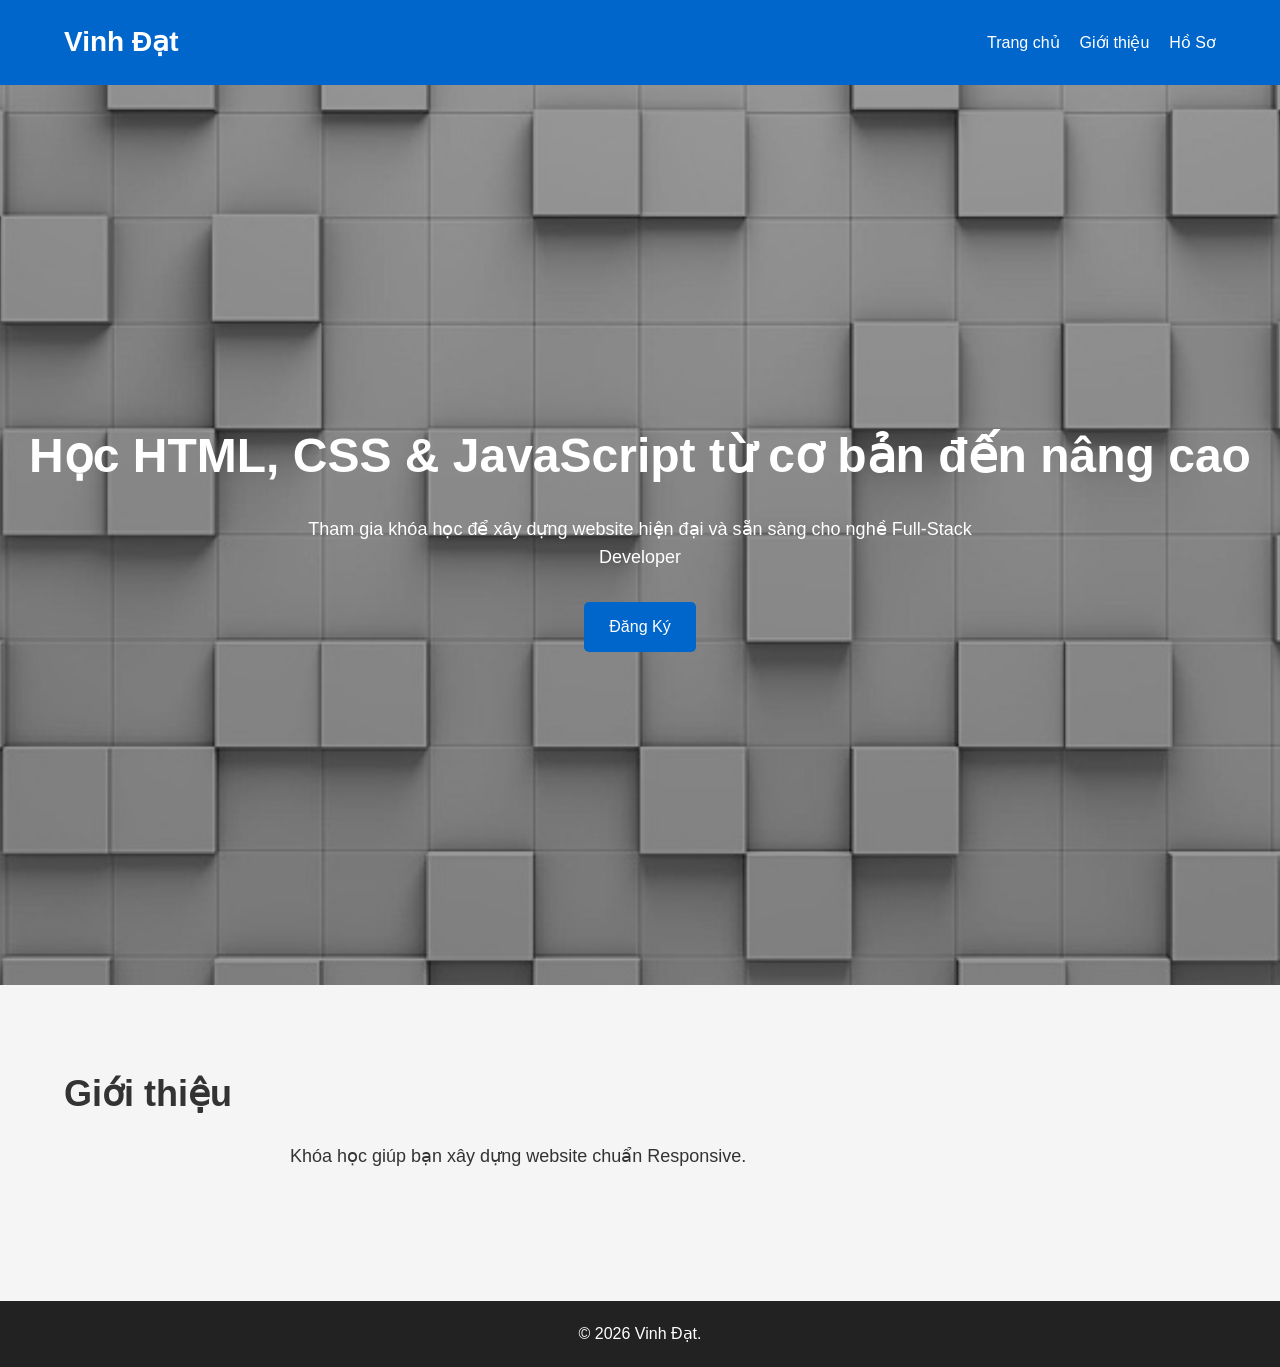
<file: Tuan1/index.html>
<!DOCTYPE html>
<html lang="en">
<head>
    <meta charset="UTF-8">
    <meta name="viewport" content="width=device-width, initial-scale=1.0">
    <title>Trang Chủ</title>
    <link rel="stylesheet" href="css/style.css">
</head>
<body>
    <header>
        <div class="container">
            <h2 class="logo">Vinh Đạt</h2>
            <nav>
                <ul>
                    <li><a href="#">Trang chủ</a></li>
                    <li><a href="#about">Giới thiệu</a></li>
                    <li><a href="profile.html">Hồ Sơ</a></li>
                </ul>
        </nav>
        </div>
        
    </header>
    <main>
        <section  class="hero" id="home">
                <img src="./images/banner.jpg" alt="banner">
            <h1>Học HTML, CSS & JavaScript từ cơ bản đến nâng cao</h1>
            <p>Tham gia khóa học để xây dựng website hiện đại và sẵn sàng cho nghề Full-Stack Developer</p>
            <a href="register.html" class="btn">Đăng Ký</a>
        </section>

        <section class="about" id="about">
            <div class="container">
                <h2>Giới thiệu</h2>
                <p>Khóa học giúp bạn xây dựng website chuẩn Responsive.</p>
            </div>
        </section>
    </main>
    <footer>
    <div class="container">
        <p>&copy; 2026 Vinh Đạt.</p>
    </div>
</footer>
</body>
</html>
</file>
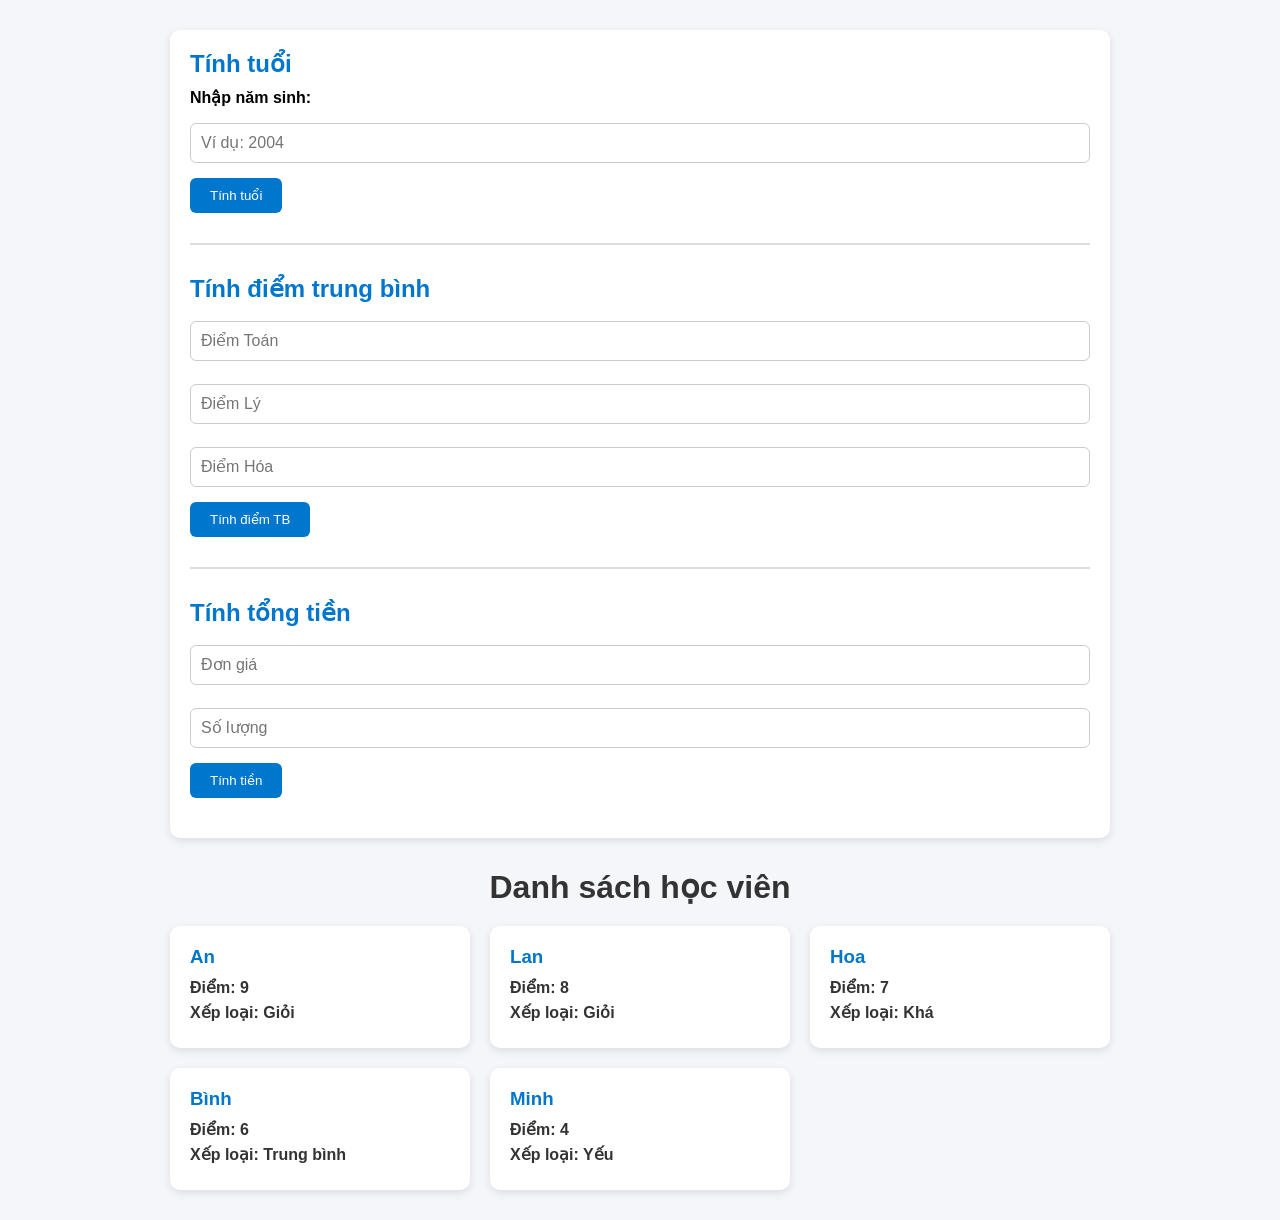
<file: Tuan2/index.html>
<!DOCTYPE html>
    <html lang="vi">
    <head>
        <meta charset="UTF-8">
        <meta name="viewport" content="width=device-width, initial-scale=1.0">
        <title>Danh sách học viên</title>
        <link rel="stylesheet" href="style.css">
    </head>
    <body>

      <div class="box">
          <h2>Tính tuổi</h2>

    <label>Nhập năm sinh:</label>
    <input type="number" id="birthYear" placeholder="Ví dụ: 2004">

    <button onclick="showAge()">Tính tuổi</button>

    <p id="resultAge"></p>

    <hr>

    <h2>Tính điểm trung bình</h2>

    <input type="number" id="math" placeholder="Điểm Toán">
    <input type="number" id="physics" placeholder="Điểm Lý">
    <input type="number" id="chemistry" placeholder="Điểm Hóa">

    <button onclick="showAverage()">Tính điểm TB</button>

    <p id="resultAverage"></p>

    <hr>

    <h2>Tính tổng tiền</h2>

    <input type="number" id="price" placeholder="Đơn giá">
    <input type="number" id="quantity" placeholder="Số lượng">

    <button onclick="showTotal()">Tính tiền</button>

    <p id="resultTotal"></p>
      </div>

    <h1>Danh sách học viên</h1>

    <div id="students" class="grid"></div>

    <script src="functions.js"></script>
    <script src="test.js"></script>

    </body>
    </html>
</file>
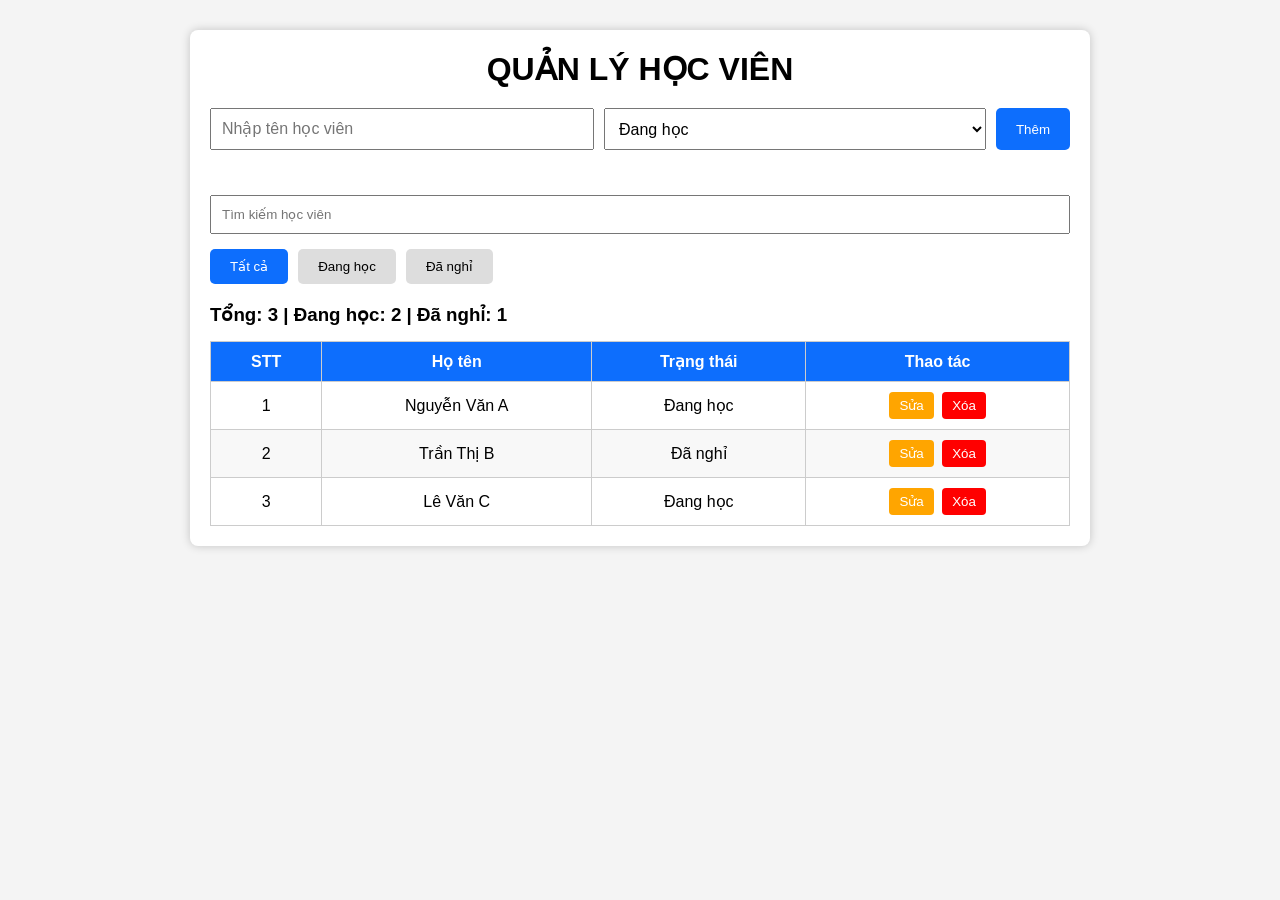
<file: Tuan3/index.html>
<!DOCTYPE html>
<html lang="vi">

<head>
    <meta charset="UTF-8">
    <meta name="viewport" content="width=device-width, initial-scale=1.0">
    <title>Quản lý học viên</title>
    <link rel="stylesheet" href="style.css">
</head>

<body>

    <div class="container">

        <h1>QUẢN LÝ HỌC VIÊN</h1>

        <form id="studentForm">

            <input type="text"
                   id="studentName"
                   placeholder="Nhập tên học viên">

            <select id="studentStatus">
                <option value="Đang học">Đang học</option>
                <option value="Đã nghỉ">Đã nghỉ</option>
            </select>

            <button type="submit" id="btnSave">
                Thêm
            </button>

        </form>

        <p id="error"></p>

        <input
            type="text"
            id="search"
            placeholder="Tìm kiếm học viên">

        <div class="filter">

            <button type="button" data-filter="all">
                Tất cả
            </button>

            <button type="button" data-filter="Đang học">
                Đang học
            </button>

            <button type="button" data-filter="Đã nghỉ">
                Đã nghỉ
            </button>

        </div>

        <h3 id="count"></h3>

        <table>

            <thead>

                <tr>

                    <th>STT</th>
                    <th>Họ tên</th>
                    <th>Trạng thái</th>
                    <th>Thao tác</th>

                </tr>

            </thead>

            <tbody id="studentTable">

            </tbody>

        </table>

    </div>

    <script src="js/variables.js"></script>
<script src="js/data.js"></script>
<script src="js/render.js"></script>
<script src="js/form.js"></script>
<script src="js/event.js"></script>
<script src="js/app.js"></script>

</body>

</html>
</file>
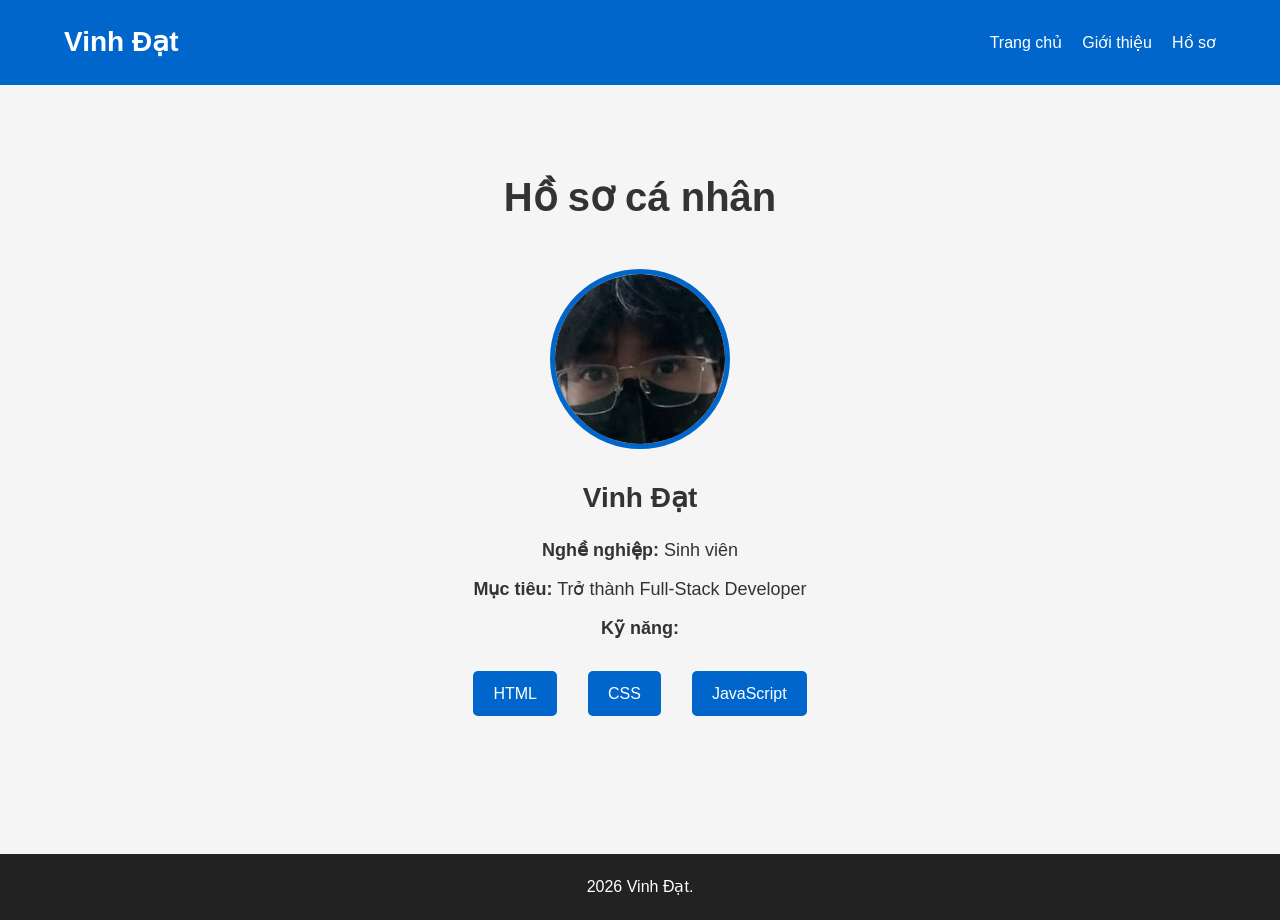
<file: Tuan1/profile.html>
<!DOCTYPE html>
<html lang="vi">
<head>
    <meta charset="UTF-8">
    <meta name="viewport" content="width=device-width, initial-scale=1.0">
    <title>Hồ sơ</title>
    <link rel="stylesheet" href="css/style.css">
</head>
<body>

<header>
    <div class="container">
        <h2 class="logo">Vinh Đạt</h2>

        <nav>
            <ul>
                <li><a href="index.html">Trang chủ</a></li>
                <li><a href="index.html#about">Giới thiệu</a></li>
                <li><a href="profile.html">Hồ sơ</a></li>
            </ul>
        </nav>
    </div>
</header>

<main>

<section class="profile">
    <div class="container">

        <h1>Hồ sơ cá nhân</h1>

        <img src="images/profile/9A858D66-D19F-4B20-A96B-FC3488B13155.JPEG" alt="Ảnh đại diện" width="200" class="avatar">

        <h2>Vinh Đạt</h2>

        <p><strong>Nghề nghiệp:</strong> Sinh viên</p>

        <p><strong>Mục tiêu:</strong> Trở thành Full-Stack Developer</p>

        <p><strong>Kỹ năng:</strong></p>

        <ul>
            <li>HTML</li>
            <li>CSS</li>
            <li>JavaScript</li>
        </ul>

    </div>
</section>

</main>

<footer>
    <div class="container">
        <p>2026 Vinh Đạt.</p>
    </div>
</footer>

</body>
</html>
</file>
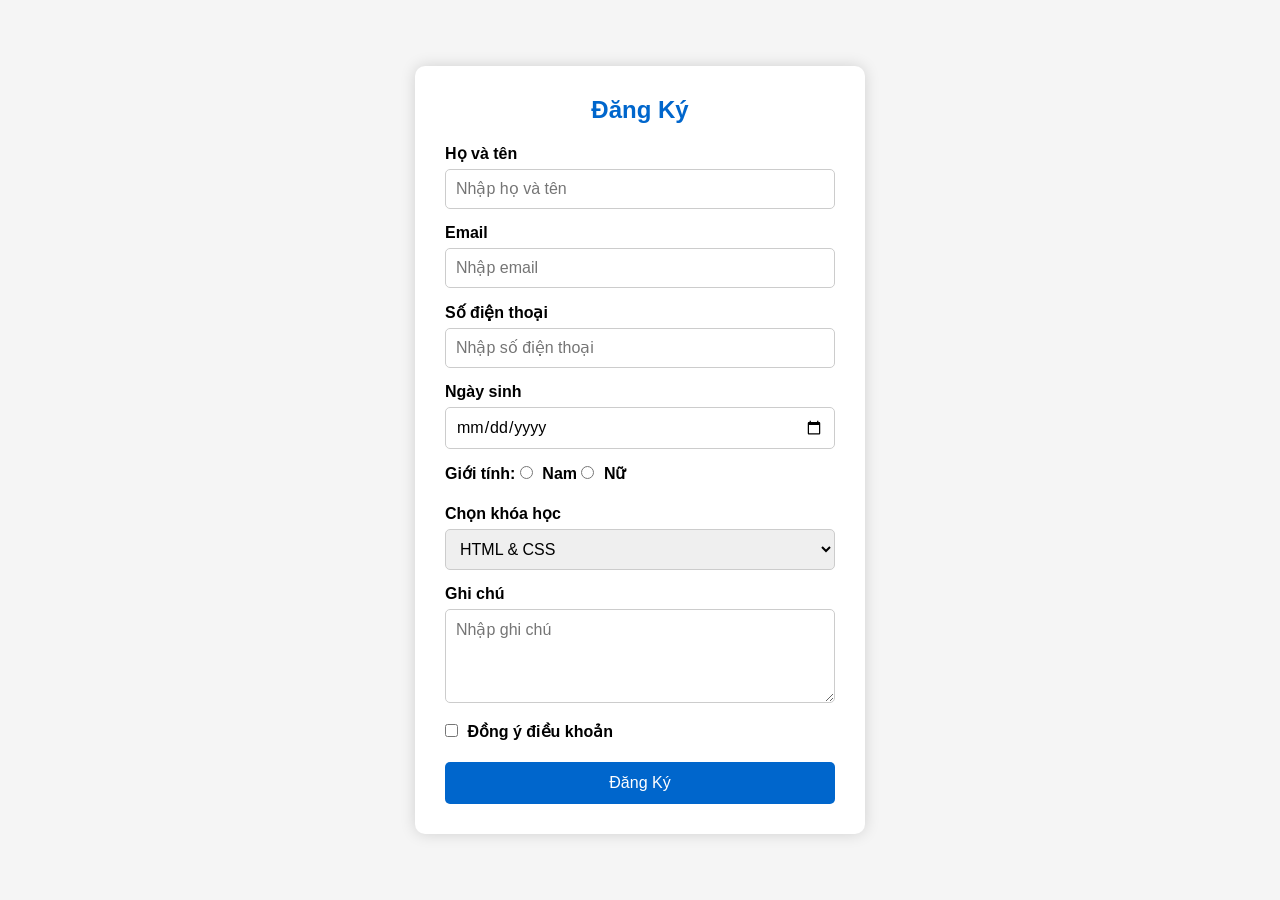
<file: Tuan1/register.html>
<!DOCTYPE html>
<html lang="vi">
<head>
    <meta charset="UTF-8">
    <meta name="viewport" content="width=device-width, initial-scale=1.0">
    <title>Đăng Ký</title>
    <link rel="stylesheet" href="css/register.css">
</head>
<body>

<div class="register">
    <h2>Đăng Ký</h2>

    <form action="#">

        <div class="form-group">
            <label for="name">Họ và tên</label>
            <input type="text" id="name" placeholder="Nhập họ và tên">
        </div>

        <div class="form-group">
            <label for="email">Email</label>
            <input type="email" id="email" placeholder="Nhập email">
        </div>

        <div class="form-group">
            <label for="phone">Số điện thoại</label>
            <input type="tel" id="phone" placeholder="Nhập số điện thoại">
        </div>

        <div class="form-group">
            <label for="birthday">Ngày sinh</label>
            <input type="date" id="birthday">
        </div>

        <div class="form-group">
            <label>Giới tính:</label>
            <input type="radio" name="gender" id="male">
            <label for="male">Nam</label>

            <input type="radio" name="gender" id="female">
            <label for="female">Nữ</label>
        </div>

        <div class="form-group">
            <label for="course">Chọn khóa học</label>
            <select id="course">
                <option>HTML & CSS</option>
                <option>JavaScript</option>
                <option>PHP</option>
                <option>ReactJS</option>
            </select>
        </div>

        <div class="form-group">
            <label for="note">Ghi chú</label>
            <textarea id="note" rows="4" placeholder="Nhập ghi chú"></textarea>
        </div>

        <div class="form-group">
            <input type="checkbox" id="agree">
            <label for="agree">Đồng ý điều khoản</label>
        </div>

        <button type="submit">Đăng Ký</button>

    </form>
</div>

</body>
</html>
</file>
<file: Tuan1/css/style.css>
*{
    margin:0;
    padding:0;
    box-sizing:border-box;
    font-family:Arial, sans-serif;
}

body{
    background:#f5f5f5;
    color:#333;
    line-height:1.6;
}

.container{
    width:90%;
    max-width:1200px;
    margin:auto;
}

header{
    background:#0066cc;
    color:white;
    padding:20px 0;
}

header .container{
    display:flex;
    justify-content:space-between;
    align-items:center;
}

.logo{
    font-size:28px;
}

nav ul{
    list-style:none;
    display:flex;
    gap:20px;
}

nav a{
    color:white;
    text-decoration:none;
    transition:.3s;
}

nav a:hover,
nav a:focus{
    color:yellow;
}

.hero{
    position:relative;
    width:100%;
    height:100vh;
    overflow:hidden;

    display:flex;
    flex-direction:column;
    justify-content:center;
    align-items:center;
    text-align:center;
}

.hero img{
    position:absolute;
    top:0;
    left:0;
    width:100%;
    height:100%;
    object-fit:cover;
    z-index:-2;
}

.hero::before{
    content:"";
    position:absolute;
    inset:0;
    background:rgba(0,0,0,.4);
    z-index:-1;
}

.hero h1,
.hero p{
    color:white;
}

.hero h1{
    font-size:48px;
    margin-bottom:20px;
}

.hero p{
    font-size:18px;
    max-width:700px;
    margin-bottom:30px;
}

.btn{
    background:#0066cc;
    color:white;
    text-decoration:none;
    padding:12px 25px;
    border-radius:5px;
    transition:.3s;
}

.btn:hover,
.btn:focus{
    background:#003366;
}

.about{
    padding:80px 0;
    
}

.about h2{
    font-size:36px;
    margin-bottom:20px;
}

.about p{
    max-width:700px;
    margin:auto;
    font-size:18px;
}

footer{
    background:#222;
    color:white;
    text-align:center;
    padding:20px 0;
    margin-top:50px;
}

@media (max-width:768px){

    header .container{
        flex-direction:column;
        gap:20px;
    }

    nav ul{
        flex-direction:column;
        align-items:center;
    }

    .hero{
        padding:20px;
    }

    .hero h1{
        font-size:32px;
    }

    .hero p{
        font-size:16px;
    }

    .about h2{
        font-size:28px;
    }

    .about p{
        font-size:16px;
    }

    .btn{
        padding:10px 20px;
    }
}

.profile{
    padding:80px 0;
    text-align:center;
}

.profile img{
    width:180px;
    height:180px;
    border-radius:50%;
    object-fit:cover;
    margin:20px 0;
    border:5px solid #0066cc;
}

.profile h1{
    font-size:40px;
    margin-bottom:20px;
}

.profile h2{
    font-size:28px;
    margin-bottom:15px;
}

.profile p{
    font-size:18px;
    margin-bottom:10px;
}

.profile ul{
    list-style:none;
    margin-top:20px;
}

.profile li{
    display:inline-block;
    background:#0066cc;
    color:white;
    padding:10px 20px;
    margin:8px;
    border-radius:5px;
}
.avatar{
    width:180px;
    height:180px;
    border-radius:50%;
    object-fit:cover;
    object-position:center;
    border:4px solid #080808;
}
.profile ul{
    list-style:none;
    padding:0;
    margin-top:20px;

    display:flex;
    justify-content:center;
    gap:15px;
    flex-wrap:wrap;
}

.profile li{
    background:#0066cc;
    color:white;
    padding:10px 20px;
    border-radius:5px;
}
</file>
<file: Tuan2/style.css>
* {
    margin: 0;
    padding: 0;
    box-sizing: border-box;
}

body {
    font-family: Arial, Helvetica, sans-serif;
    background-color: #f4f6f9;
    padding: 30px;
    max-width: 1000px;
    margin: auto;
}

h1 {
    text-align: center;
    color: #333;
    margin: 30px 0 20px;
}

h2 {
    color: #0077cc;
    margin-bottom: 10px;
}

label {
    display: block;
    margin-bottom: 8px;
    font-weight: bold;
}

input {
    width: 100%;
    padding: 10px;
    margin: 8px 0 15px;
    border: 1px solid #ccc;
    border-radius: 6px;
    font-size: 16px;
}

button {
    padding: 10px 20px;
    background-color: #0077cc;
    color: white;
    border: none;
    border-radius: 6px;
    cursor: pointer;
    transition: 0.3s;
}

button:hover {
    background-color: #005fa3;
}

p {
    margin-top: 12px;
    margin-bottom: 20px;
    font-weight: bold;
    color: green;
}

hr {
    margin: 30px 0;
    border: 1px solid #ddd;
}

/* Danh sách học viên */

.grid {
    display: grid;
    grid-template-columns: 1fr;
    gap: 20px;
}

.card {
    background: white;
    border-radius: 10px;
    padding: 20px;
    box-shadow: 0 3px 8px rgba(0,0,0,0.1);
}

.card h3 {
    color: #0077cc;
    margin-bottom: 10px;
}

.card p {
    color: #333;
    margin: 6px 0;
}
.box {
    background: white;
    padding: 20px;
    border-radius: 10px;
    margin-bottom: 25px;
    box-shadow: 0 3px 8px rgba(0,0,0,0.1);
}

/* Tablet */

@media (min-width: 768px) {
    .grid {
        grid-template-columns: repeat(2, 1fr);
    }
}

/* Desktop */

@media (min-width: 1024px) {
    .grid {
        grid-template-columns: repeat(3, 1fr);
    }
}
</file>
<file: Tuan3/style.css>
* {
    margin: 0;
    padding: 0;
    box-sizing: border-box;
}

body {
    font-family: Arial, sans-serif;
    background: #f4f4f4;
}

.container {
    width: 900px;
    margin: 30px auto;
    background: white;
    padding: 20px;
    border-radius: 8px;
    box-shadow: 0 0 10px rgba(0,0,0,.2);
}

h1 {
    text-align: center;
    margin-bottom: 20px;
}

form {
    display: flex;
    gap: 10px;
    margin-bottom: 10px;
}

form input,
form select {
    flex: 1;
    padding: 10px;
    font-size: 16px;
}

form button {
    padding: 10px 20px;
    cursor: pointer;
    background: #0d6efd;
    color: white;
    border: none;
    border-radius: 5px;
}

form button:hover {
    background: #0b5ed7;
}

#error {
    color: red;
    margin-bottom: 15px;
    min-height: 20px;
}

#search {
    width: 100%;
    padding: 10px;
    margin-bottom: 15px;
}

.filter {
    display: flex;
    gap: 10px;
    margin-bottom: 20px;
}

.filter button {
    padding: 10px 20px;
    border: none;
    background: #ddd;
    cursor: pointer;
    border-radius: 5px;
}

.filter button.active {
    background: #0d6efd;
    color: white;
}

#count {
    margin-bottom: 15px;
    font-weight: bold;
}

table {
    width: 100%;
    border-collapse: collapse;
}

table th,
table td {
    border: 1px solid #ccc;
    padding: 10px;
    text-align: center;
}

table th {
    background: #0d6efd;
    color: white;
}

tbody tr:nth-child(even) {
    background: #f8f8f8;
}

.action button {
    border: none;
    color: white;
    padding: 6px 10px;
    margin: 0 2px;
    cursor: pointer;
    border-radius: 4px;
}

.edit {
    background: orange;
}

.delete {
    background: red;
}

@media (max-width:768px){

    .container{
        width:95%;
    }

    form{
        flex-direction:column;
    }

    .filter{
        flex-direction:column;
    }

}
</file>
<file: Tuan1/css/register.css>
*{
    margin:0;
    padding:0;
    box-sizing:border-box;
    font-family:Arial,sans-serif;
}

body{
    background:#f5f5f5;
    display:flex;
    justify-content:center;
    align-items:center;
    min-height:100vh;
}

.register{
    width:450px;
    background:#fff;
    padding:30px;
    border-radius:10px;
    box-shadow:0 0 15px rgba(0,0,0,.15);
}

.register h2{
    text-align:center;
    margin-bottom:20px;
    color:#0066cc;
}

.form-group{
    margin-bottom:15px;
}

.form-group label{
    display:inline-block;
    margin-bottom:6px;
    font-weight:bold;
}

input[type="text"],
input[type="email"],
input[type="tel"],
input[type="date"],
select,
textarea{
    width:100%;
    padding:10px;
    border:1px solid #ccc;
    border-radius:5px;
    font-size:16px;
}

textarea{
    resize:vertical;
}

input[type="radio"],
input[type="checkbox"]{
    margin-right:5px;
}

button{
    width:100%;
    padding:12px;
    border:none;
    background:#0066cc;
    color:white;
    font-size:16px;
    border-radius:5px;
    cursor:pointer;
}

button:hover{
    background:#004c99;
}
</file>
